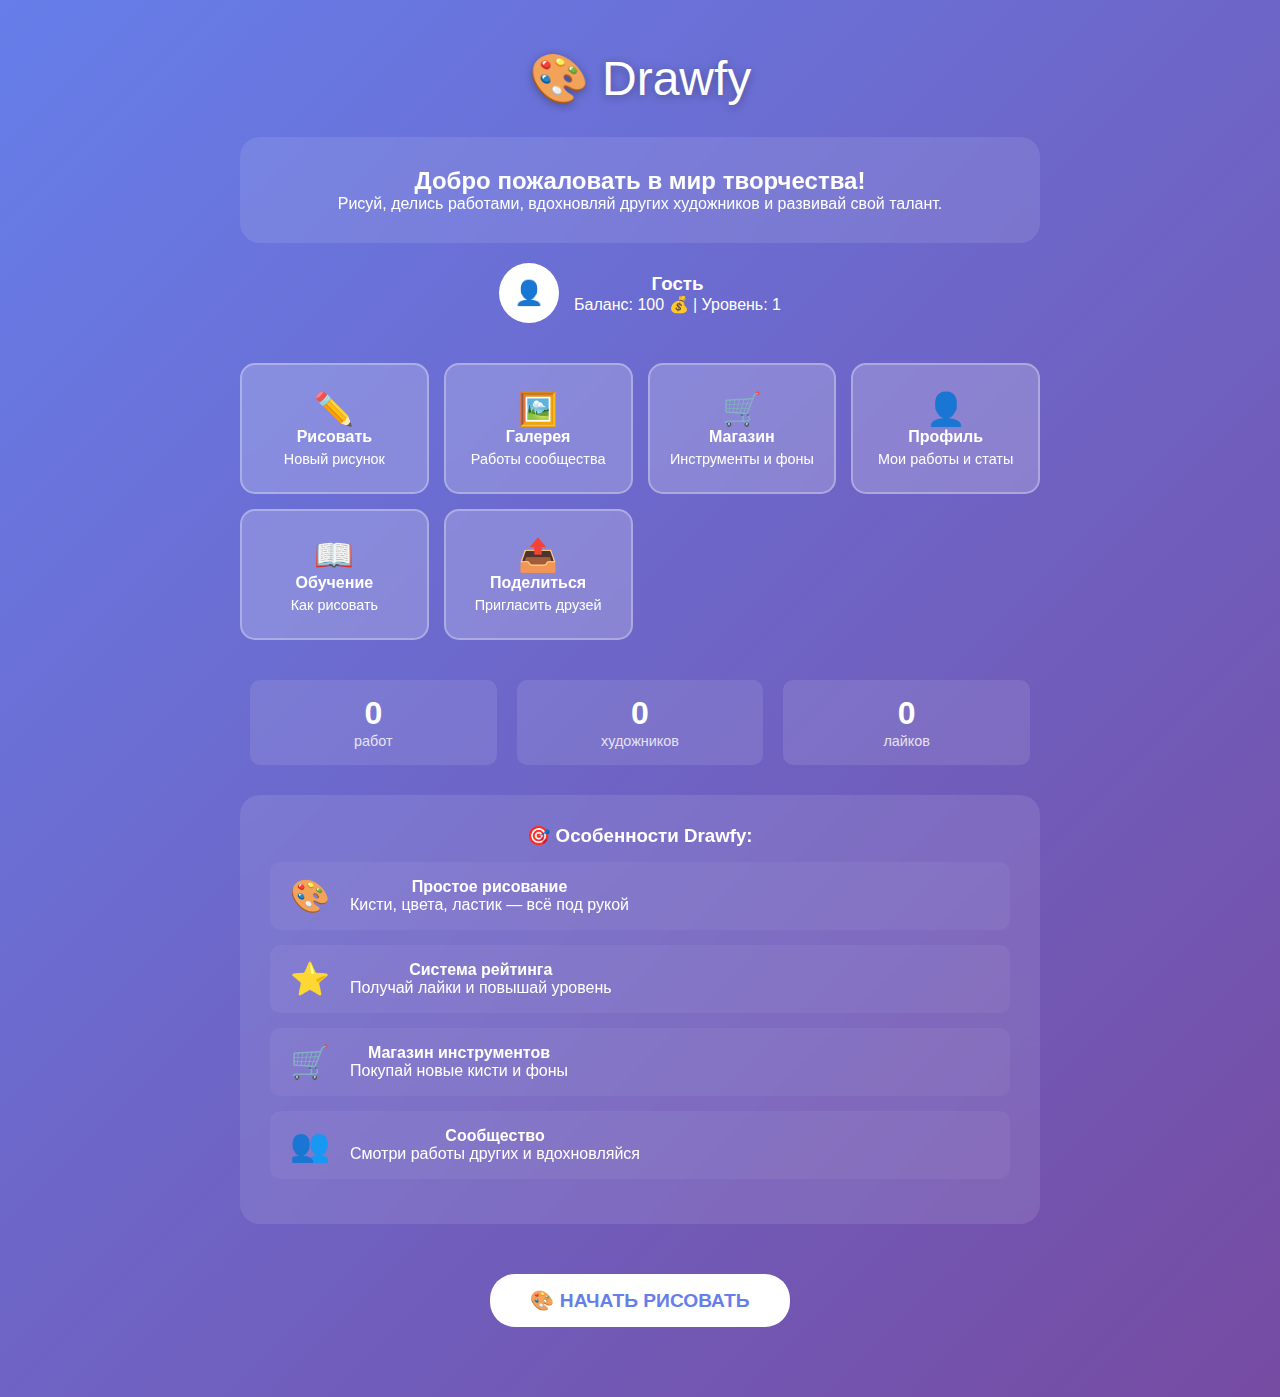
<file: DrawfyBot/templates/index.html>
<!DOCTYPE html>
<html lang="ru">
<head>
    <meta charset="UTF-8">
    <meta name="viewport" content="width=device-width, initial-scale=1.0">
    <title>🎨 Drawfy - Рисуй и делись</title>
    <script src="https://telegram.org/js/telegram-web-app.js"></script>
    <link rel="stylesheet" href="style_local.css">
    <style>
        /* Дополнительные стили для главной страницы */
        .welcome {
            background: rgba(255, 255, 255, 0.1);
            border-radius: 20px;
            padding: 30px;
            margin: 20px 0;
            backdrop-filter: blur(10px);
        }
        
        .feature {
            display: flex;
            align-items: center;
            gap: 15px;
            margin: 15px 0;
            padding: 15px;
            background: rgba(255, 255, 255, 0.05);
            border-radius: 10px;
        }
        
        .feature-icon {
            font-size: 2em;
            min-width: 50px;
            text-align: center;
        }
        
        .quick-stats {
            display: flex;
            justify-content: space-around;
            margin: 30px 0;
            text-align: center;
        }
        
        .stat-item {
            background: rgba(255, 255, 255, 0.1);
            padding: 15px;
            border-radius: 10px;
            flex: 1;
            margin: 0 10px;
        }
        
        .stat-number {
            font-size: 2em;
            font-weight: bold;
            display: block;
        }
        
        .stat-label {
            font-size: 0.9em;
            opacity: 0.8;
        }
    </style>
</head>
<body>
    <div class="container">
        <!-- Логотип и приветствие -->
        <div class="logo">🎨 Drawfy</div>
        <div class="welcome">
            <h2>Добро пожаловать в мир творчества!</h2>
            <p>Рисуй, делись работами, вдохновляй других художников и развивай свой талант.</p>
        </div>
        
        <!-- Информация о пользователе -->
        <div class="user-info" id="userInfo">
            <div class="avatar" id="userAvatar">👤</div>
            <div>
                <h3 id="userName">Гость</h3>
                <p id="userStats">Баланс: 100 💰 | Уровень: 1</p>
            </div>
        </div>
        
        <!-- Основное меню -->
        <div class="menu-grid">
            <a href="draw.html" class="menu-btn" onclick="trackClick('draw')">
                <span class="feature-icon">✏️</span>
                <div>
                    <strong>Рисовать</strong>
                    <p style="font-size: 0.9em; margin-top: 5px;">Новый рисунок</p>
                </div>
            </a>
            
            <a href="gallery.html" class="menu-btn" onclick="trackClick('gallery')">
                <span class="feature-icon">🖼️</span>
                <div>
                    <strong>Галерея</strong>
                    <p style="font-size: 0.9em; margin-top: 5px;">Работы сообщества</p>
                </div>
            </a>
            
            <a href="shop.html" class="menu-btn" onclick="trackClick('shop')">
                <span class="feature-icon">🛒</span>
                <div>
                    <strong>Магазин</strong>
                    <p style="font-size: 0.9em; margin-top: 5px;">Инструменты и фоны</p>
                </div>
            </a>
            
            <a href="profile.html" class="menu-btn" onclick="trackClick('profile')">
                <span class="feature-icon">👤</span>
                <div>
                    <strong>Профиль</strong>
                    <p style="font-size: 0.9em; margin-top: 5px;">Мои работы и статы</p>
                </div>
            </a>
            
            <div class="menu-btn" onclick="showTutorial()" style="cursor: pointer;">
                <span class="feature-icon">📖</span>
                <div>
                    <strong>Обучение</strong>
                    <p style="font-size: 0.9em; margin-top: 5px;">Как рисовать</p>
                </div>
            </div>
            
            <div class="menu-btn" onclick="shareApp()" style="cursor: pointer;">
                <span class="feature-icon">📤</span>
                <div>
                    <strong>Поделиться</strong>
                    <p style="font-size: 0.9em; margin-top: 5px;">Пригласить друзей</p>
                </div>
            </div>
        </div>
        
        <!-- Быстрая статистика -->
        <div class="quick-stats" id="communityStats">
            <div class="stat-item">
                <span class="stat-number">0</span>
                <span class="stat-label">работ</span>
            </div>
            <div class="stat-item">
                <span class="stat-number">0</span>
                <span class="stat-label">художников</span>
            </div>
            <div class="stat-item">
                <span class="stat-number">0</span>
                <span class="stat-label">лайков</span>
            </div>
        </div>
        
        <!-- Особенности -->
        <div class="welcome" style="margin-top: 30px;">
            <h3>🎯 Особенности Drawfy:</h3>
            
            <div class="feature">
                <div class="feature-icon">🎨</div>
                <div>
                    <strong>Простое рисование</strong>
                    <p>Кисти, цвета, ластик — всё под рукой</p>
                </div>
            </div>
            
            <div class="feature">
                <div class="feature-icon">⭐</div>
                <div>
                    <strong>Система рейтинга</strong>
                    <p>Получай лайки и повышай уровень</p>
                </div>
            </div>
            
            <div class="feature">
                <div class="feature-icon">🛒</div>
                <div>
                    <strong>Магазин инструментов</strong>
                    <p>Покупай новые кисти и фоны</p>
                </div>
            </div>
            
            <div class="feature">
                <div class="feature-icon">👥</div>
                <div>
                    <strong>Сообщество</strong>
                    <p>Смотри работы других и вдохновляйся</p>
                </div>
            </div>
        </div>
        
        <!-- Кнопка начала -->
        <div style="margin: 40px 0;">
            <a href="draw.html" class="btn" style="font-size: 1.2em; padding: 15px 40px;">
                🎨 НАЧАТЬ РИСОВАТЬ
            </a>
        </div>
    </div>

    <script>
        // Telegram Web App API
        const tg = window.Telegram.WebApp;
        
        // Инициализируем Telegram Web App
        function initTelegramApp() {
            if (typeof tg !== 'undefined' && tg.initDataUnsafe) {
                tg.expand();
                tg.ready();
                
                // Устанавливаем тему Telegram
                tg.setHeaderColor('#667eea');
                tg.setBackgroundColor('#667eea');
                
                // Получаем данные пользователя
                const user = tg.initDataUnsafe.user;
                if (user) {
                    document.getElementById('userName').textContent = 
                        user.first_name + (user.last_name ? ' ' + user.last_name : '');
                    
                    document.getElementById('userAvatar').textContent = 
                        user.first_name ? user.first_name[0].toUpperCase() : '👤';
                    
                    // Загружаем данные пользователя с сервера
                    loadUserData(user.id);
                }
                
                // Показываем кнопку "Назад" если нужно
                if (tg.BackButton) {
                    tg.BackButton.show();
                    tg.BackButton.onClick(() => {
                        window.history.back();
                    });
                }
            } else {
                console.log('Запущено не в Telegram');
                // Для тестирования вне Telegram
                document.getElementById('userName').textContent = 'Тестовый Пользователь';
                document.getElementById('userStats').textContent = 'Баланс: 1000 💰 | Уровень: 5';
            }
        }
        
        // Загружаем данные пользователя
        function loadUserData(userId) {
            fetch(`/api/get-user/${userId}`)
                .then(response => response.json())
                .then(data => {
                    if (data.balance !== undefined) {
                        document.getElementById('userStats').textContent = 
                            `Баланс: ${data.balance} 💰 | Уровень: ${data.level || 1}`;
                    }
                })
                .catch(error => {
                    console.log('Ошибка загрузки данных:', error);
                });
        }
        
        // Загружаем статистику сообщества
        function loadCommunityStats() {
            fetch('/api/get-drawings')
                .then(response => response.json())
                .then(data => {
                    const stats = document.getElementById('communityStats');
                    if (data.drawings && data.drawings.length > 0) {
                        const totalLikes = data.drawings.reduce((sum, drawing) => sum + (drawing.likes || 0), 0);
                        const totalDrawings = data.drawings.length;
                        
                        stats.innerHTML = `
                            <div class="stat-item">
                                <span class="stat-number">${totalDrawings}</span>
                                <span class="stat-label">работ</span>
                            </div>
                            <div class="stat-item">
                                <span class="stat-number">${Math.min(totalDrawings, 50)}</span>
                                <span class="stat-label">художников</span>
                            </div>
                            <div class="stat-item">
                                <span class="stat-number">${totalLikes}</span>
                                <span class="stat-label">лайков</span>
                            </div>
                        `;
                    }
                })
                .catch(error => {
                    console.log('Ошибка загрузки статистики:', error);
                });
        }
        
        // Отслеживание кликов
        function trackClick(action) {
            console.log(`Пользователь нажал: ${action}`);
            // Здесь можно отправить статистику на сервер
        }
        
        // Поделиться приложением
        function shareApp() {
            if (tg && tg.shareLink) {
                tg.shareLink(
                    'https://t.me/drawfybot',
                    '🎨 Drawfy - рисуй и делись!',
                    'Присоединяйся к Drawfy! Рисуй, делись работами и вдохновляй других!'
                );
            } else {
                alert('Поделитесь ссылкой: https://t.me/drawfybot');
            }
        }
        
        // Показать обучение
        function showTutorial() {
            const message = `
🎨 *Как пользоваться Drawfy:*

1. *Рисование:* 
   - Выбери кисть и цвет
   - Рисуй пальцем или мышкой
   - Используй ластик для исправлений

2. *Сохранение:*
   - Нажми "Сохранить"
   - Придумай название
   - Работа появится в галерее

3. *Галерея:*
   - Смотри работы других
   - Ставь лайки
   - Комментируй

4. *Магазин:*
   - Зарабатывай лайками
   - Покупай новые инструменты
   - Открывай особые фоны

*Удачи в творчестве!* 🚀
            `;
            
            if (tg && tg.showAlert) {
                tg.showAlert(message);
            } else {
                alert(message);
            }
        }
        
        // Запускаем при загрузке страницы
        window.addEventListener('DOMContentLoaded', () => {
            initTelegramApp();
            loadCommunityStats();
            
            // Обновляем статистику каждые 30 секунд
            setInterval(loadCommunityStats, 30000);
        });
    </script>
</body>
</html>
</file>
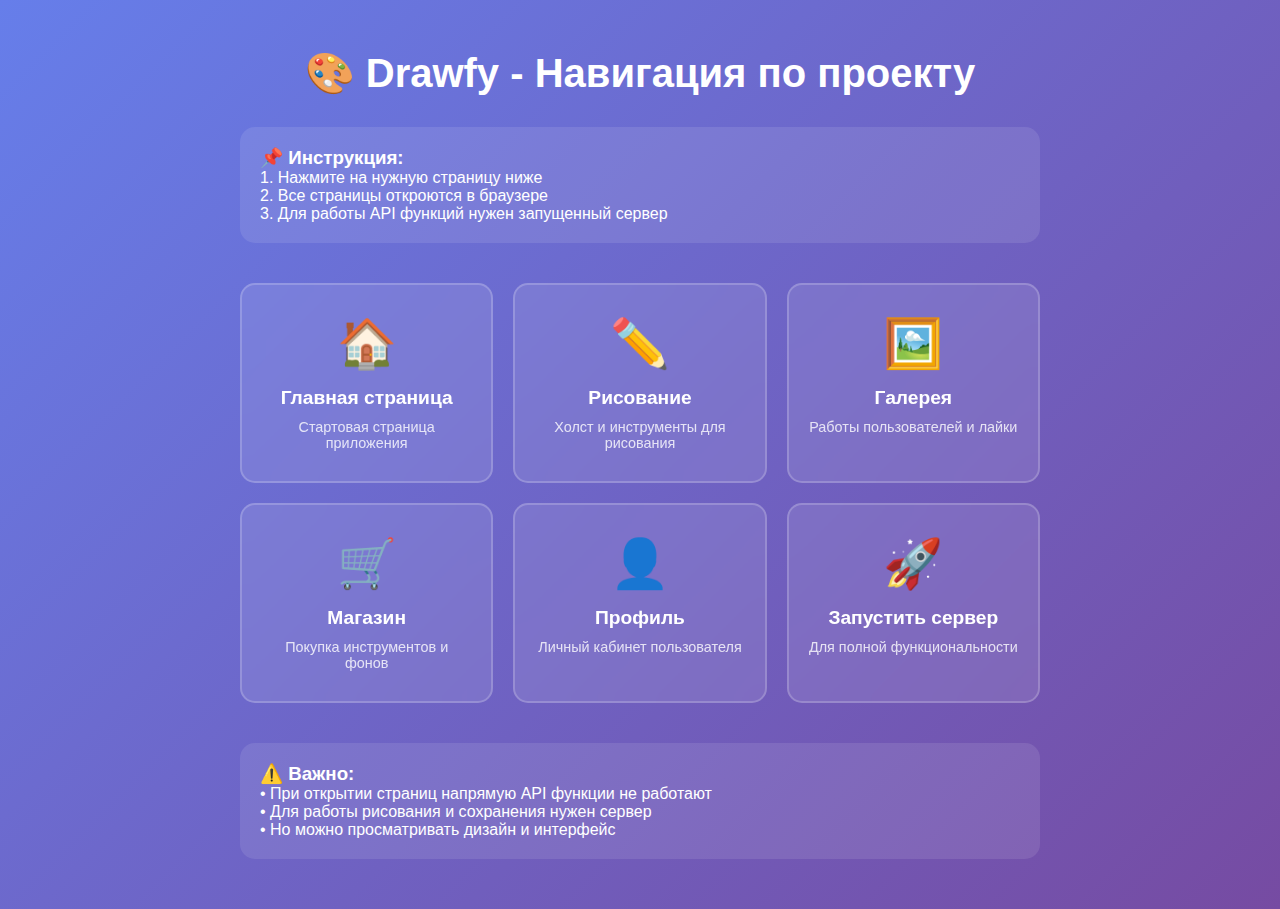
<file: DrawfyBot/menu.html>
<!DOCTYPE html>
<html>
<head>
    <title>Drawfy - Навигация</title>
    <style>
        * {
            margin: 0;
            padding: 0;
            box-sizing: border-box;
        }
        
        body {
            font-family: Arial, sans-serif;
            background: linear-gradient(135deg, #667eea 0%, #764ba2 100%);
            min-height: 100vh;
            padding: 20px;
            color: white;
        }
        
        .container {
            max-width: 800px;
            margin: 0 auto;
            text-align: center;
        }
        
        h1 {
            margin: 30px 0;
            font-size: 2.5em;
        }
        
        .menu-grid {
            display: grid;
            grid-template-columns: repeat(auto-fit, minmax(200px, 1fr));
            gap: 20px;
            margin: 40px 0;
        }
        
        .menu-card {
            background: rgba(255, 255, 255, 0.1);
            border: 2px solid rgba(255, 255, 255, 0.2);
            border-radius: 15px;
            padding: 30px 20px;
            text-decoration: none;
            color: white;
            transition: all 0.3s;
            backdrop-filter: blur(10px);
        }
        
        .menu-card:hover {
            background: rgba(255, 255, 255, 0.2);
            transform: translateY(-5px);
        }
        
        .menu-icon {
            font-size: 3em;
            margin-bottom: 15px;
        }
        
        .menu-title {
            font-size: 1.2em;
            font-weight: bold;
            margin-bottom: 10px;
        }
        
        .menu-desc {
            font-size: 0.9em;
            opacity: 0.8;
        }
        
        .info-box {
            background: rgba(255, 255, 255, 0.1);
            border-radius: 15px;
            padding: 20px;
            margin: 30px 0;
            text-align: left;
        }
    </style>
</head>
<body>
    <div class="container">
        <h1>🎨 Drawfy - Навигация по проекту</h1>
        
        <div class="info-box">
            <h3>📌 Инструкция:</h3>
            <p>1. Нажмите на нужную страницу ниже</p>
            <p>2. Все страницы откроются в браузере</p>
            <p>3. Для работы API функций нужен запущенный сервер</p>
        </div>
        
        <div class="menu-grid">
            <a href="templates/index.html" class="menu-card">
                <div class="menu-icon">🏠</div>
                <div class="menu-title">Главная страница</div>
                <div class="menu-desc">Стартовая страница приложения</div>
            </a>
            
            <a href="templates/draw.html" class="menu-card">
                <div class="menu-icon">✏️</div>
                <div class="menu-title">Рисование</div>
                <div class="menu-desc">Холст и инструменты для рисования</div>
            </a>
            
            <a href="templates/gallery.html" class="menu-card">
                <div class="menu-icon">🖼️</div>
                <div class="menu-title">Галерея</div>
                <div class="menu-desc">Работы пользователей и лайки</div>
            </a>
            
            <a href="templates/shop.html" class="menu-card">
                <div class="menu-icon">🛒</div>
                <div class="menu-title">Магазин</div>
                <div class="menu-desc">Покупка инструментов и фонов</div>
            </a>
            
            <a href="templates/profile.html" class="menu-card">
                <div class="menu-icon">👤</div>
                <div class="menu-title">Профиль</div>
                <div class="menu-desc">Личный кабинет пользователя</div>
            </a>
            
            <a href="#" class="menu-card" onclick="startServer()" style="cursor: pointer;">
                <div class="menu-icon">🚀</div>
                <div class="menu-title">Запустить сервер</div>
                <div class="menu-desc">Для полной функциональности</div>
            </a>
        </div>
        
        <div class="info-box">
            <h3>⚠️ Важно:</h3>
            <p>• При открытии страниц напрямую API функции не работают</p>
            <p>• Для работы рисования и сохранения нужен сервер</p>
            <p>• Но можно просматривать дизайн и интерфейс</p>
        </div>
    </div>
    
    <script>
        function startServer() {
            alert('Для запуска сервера:\n1. Открой папку C:\\DrawfyBot\n2. Запусти файл start_server.bat\n3. Открой http://localhost:8000');
        }
    </script>
</body>
</html>
</file>
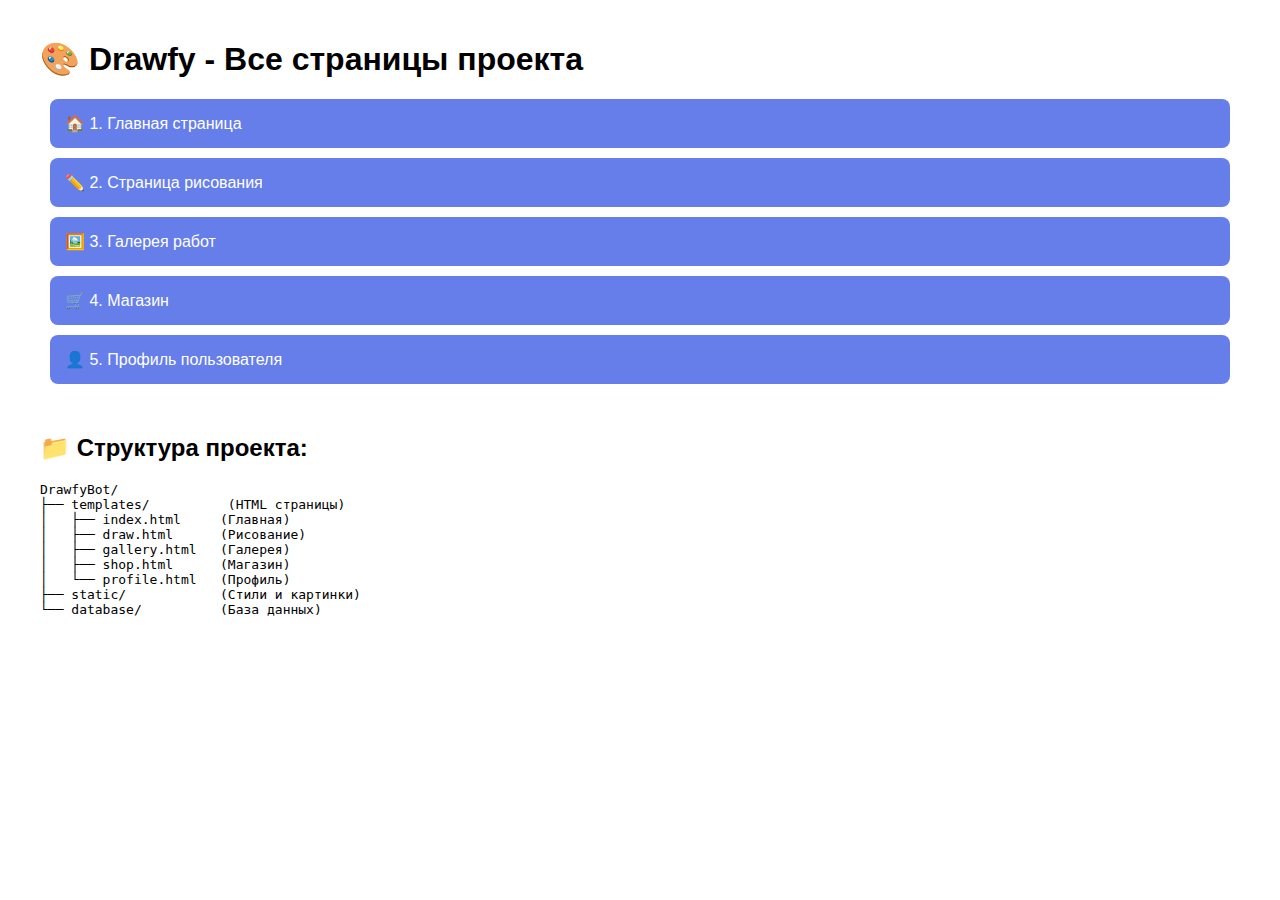
<file: DrawfyBot/preview.html>
<!DOCTYPE html>
<html>
<head>
    <title>Drawfy - Просмотр всех страниц</title>
    <style>
        body { font-family: Arial; margin: 40px; }
        .page-link { display: block; padding: 15px; margin: 10px; 
                    background: #667eea; color: white; 
                    text-decoration: none; border-radius: 8px; }
        .page-link:hover { background: #764ba2; }
    </style>
</head>
<body>
    <h1>🎨 Drawfy - Все страницы проекта</h1>
    
    <a class="page-link" href="templates/index.html">🏠 1. Главная страница</a>
    <a class="page-link" href="templates/draw.html">✏️ 2. Страница рисования</a>
    <a class="page-link" href="templates/gallery.html">🖼️ 3. Галерея работ</a>
    <a class="page-link" href="templates/shop.html">🛒 4. Магазин</a>
    <a class="page-link" href="templates/profile.html">👤 5. Профиль пользователя</a>
    
    <h2 style="margin-top: 50px;">📁 Структура проекта:</h2>
    <pre>
DrawfyBot/
├── templates/          (HTML страницы)
│   ├── index.html     (Главная)
│   ├── draw.html      (Рисование)
│   ├── gallery.html   (Галерея)
│   ├── shop.html      (Магазин)
│   └── profile.html   (Профиль)
├── static/            (Стили и картинки)
└── database/          (База данных)
    </pre>
</body>
</html>
</file>
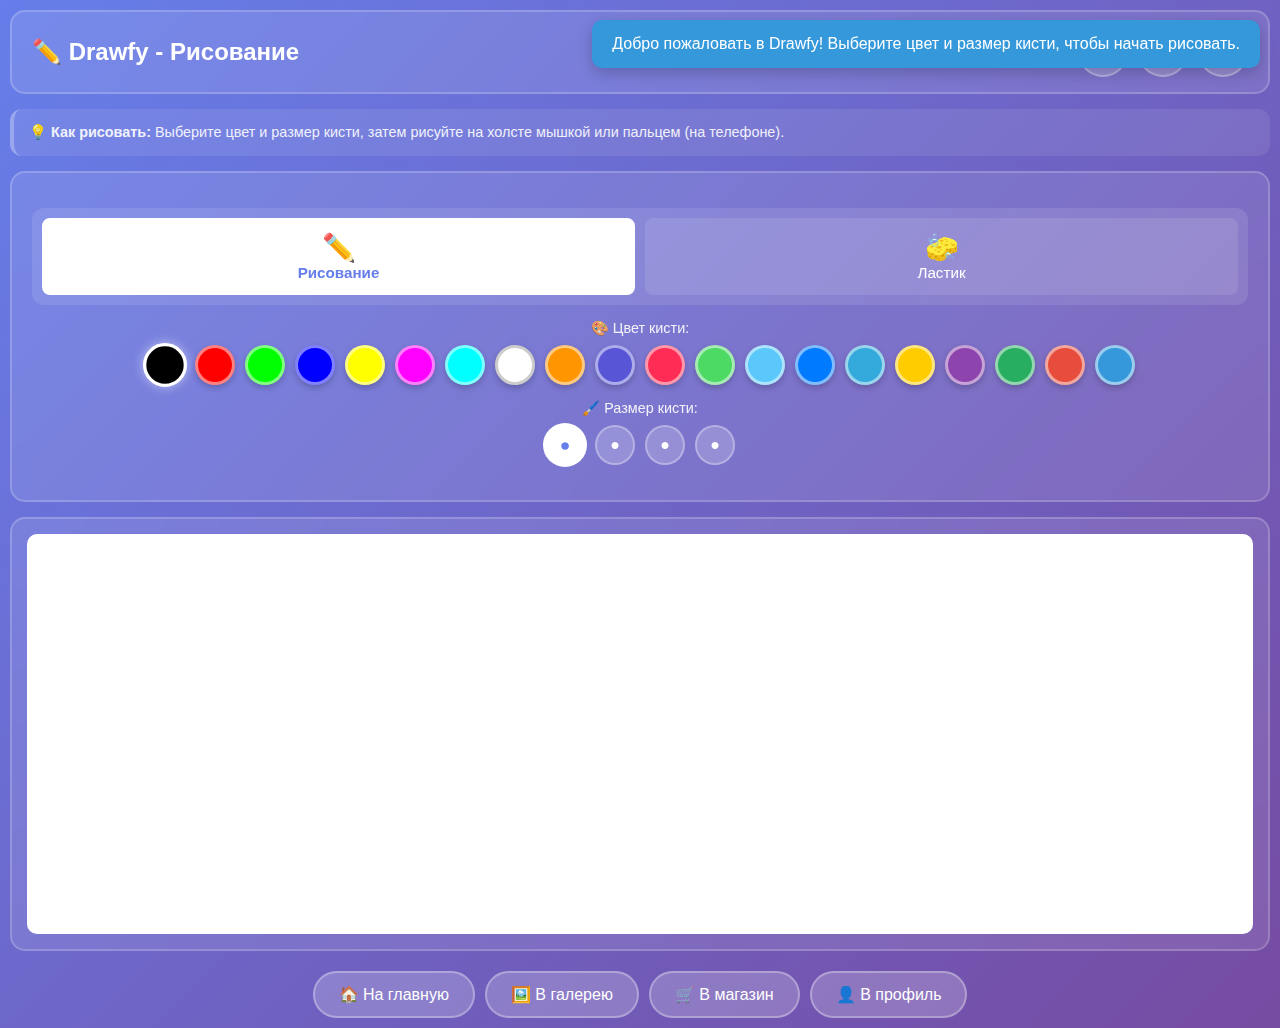
<file: DrawfyBot/templates/draw.html>
<!DOCTYPE html>
<html lang="ru">
<head>
    <meta charset="UTF-8">
    <meta name="viewport" content="width=device-width, initial-scale=1.0">
    <title>✏️ Drawfy - Рисование</title>
    <link rel="stylesheet" href="../static/css/style.css">
    <style>
        /* Стили для рисования */
        * {
            margin: 0;
            padding: 0;
            box-sizing: border-box;
            touch-action: manipulation;
        }
        
        body {
            font-family: -apple-system, BlinkMacSystemFont, 'Segoe UI', Roboto, sans-serif;
            background: linear-gradient(135deg, #667eea 0%, #764ba2 100%);
            padding: 10px;
            min-height: 100vh;
            color: white;
        }
        
        .header {
            display: flex;
            justify-content: space-between;
            align-items: center;
            background: rgba(255, 255, 255, 0.1);
            padding: 15px 20px;
            border-radius: 15px;
            margin-bottom: 15px;
            backdrop-filter: blur(10px);
            border: 2px solid rgba(255, 255, 255, 0.2);
        }
        
        .header-title {
            font-size: 1.5em;
            font-weight: bold;
        }
        
        .header-controls {
            display: flex;
            gap: 10px;
        }
        
        .control-btn {
            background: rgba(255, 255, 255, 0.2);
            color: white;
            border: 2px solid rgba(255, 255, 255, 0.3);
            width: 50px;
            height: 50px;
            border-radius: 50%;
            font-size: 1.3em;
            cursor: pointer;
            display: flex;
            align-items: center;
            justify-content: center;
            transition: all 0.3s;
        }
        
        .control-btn:hover {
            background: rgba(255, 255, 255, 0.3);
            transform: scale(1.1);
        }
        
        .control-btn.clear {
            color: #ff4757;
        }
        
        .control-btn.undo {
            color: #ffa502;
        }
        
        .control-btn.save {
            color: #2ed573;
        }
        
        .tools-panel {
            background: rgba(255, 255, 255, 0.1);
            padding: 20px;
            border-radius: 15px;
            margin-bottom: 15px;
            backdrop-filter: blur(10px);
            border: 2px solid rgba(255, 255, 255, 0.2);
        }
        
        .tools-row {
            display: flex;
            gap: 15px;
            margin-bottom: 15px;
            flex-wrap: wrap;
            justify-content: center;
            align-items: center;
        }
        
        .tool-group {
            display: flex;
            flex-direction: column;
            align-items: center;
            gap: 8px;
        }
        
        .tool-label {
            font-size: 0.9em;
            opacity: 0.9;
        }
        
        .color-palette {
            display: flex;
            gap: 10px;
            flex-wrap: wrap;
            justify-content: center;
        }
        
        .color-btn {
            width: 40px;
            height: 40px;
            border-radius: 50%;
            border: 3px solid rgba(255, 255, 255, 0.5);
            cursor: pointer;
            transition: all 0.2s;
            box-shadow: 0 3px 6px rgba(0,0,0,0.2);
        }
        
        .color-btn:hover {
            transform: scale(1.1);
        }
        
        .color-btn.active {
            border-color: white;
            transform: scale(1.1);
            box-shadow: 0 0 10px rgba(255,255,255,0.5);
        }
        
        .brush-sizes {
            display: flex;
            gap: 10px;
            align-items: center;
        }
        
        .brush-btn {
            width: 40px;
            height: 40px;
            background: rgba(255, 255, 255, 0.2);
            border: 2px solid rgba(255, 255, 255, 0.3);
            border-radius: 50%;
            cursor: pointer;
            display: flex;
            align-items: center;
            justify-content: center;
            color: white;
            font-weight: bold;
            transition: all 0.2s;
        }
        
        .brush-btn.active {
            background: white;
            color: #667eea;
            transform: scale(1.1);
        }
        
        .brush-btn:hover:not(.active) {
            background: rgba(255, 255, 255, 0.3);
        }
        
        .canvas-container {
            background: rgba(255, 255, 255, 0.1);
            border-radius: 15px;
            padding: 15px;
            margin-bottom: 15px;
            backdrop-filter: blur(10px);
            border: 2px solid rgba(255, 255, 255, 0.2);
        }
        
        canvas {
            width: 100%;
            height: 400px;
            background: white;
            border: 3px solid rgba(255, 255, 255, 0.3);
            border-radius: 10px;
            display: block;
            cursor: crosshair;
            touch-action: none;
        }
        
        .save-panel {
            background: rgba(255, 255, 255, 0.1);
            padding: 25px;
            border-radius: 15px;
            backdrop-filter: blur(10px);
            border: 2px solid rgba(255, 255, 255, 0.2);
            display: none;
            margin-top: 15px;
        }
        
        .save-panel h3 {
            margin-bottom: 20px;
            text-align: center;
            font-size: 1.4em;
        }
        
        .input-group {
            margin-bottom: 20px;
        }
        
        .input-group label {
            display: block;
            margin-bottom: 8px;
            font-size: 0.95em;
            opacity: 0.9;
        }
        
        input, textarea {
            width: 100%;
            padding: 14px;
            background: rgba(255, 255, 255, 0.9);
            border: 2px solid rgba(255, 255, 255, 0.3);
            border-radius: 10px;
            font-size: 16px;
            font-family: inherit;
            transition: all 0.3s;
            color: #333;
        }
        
        input:focus, textarea:focus {
            outline: none;
            border-color: white;
            background: white;
            box-shadow: 0 0 10px rgba(255,255,255,0.3);
        }
        
        .button-group {
            display: flex;
            gap: 15px;
        }
        
        .btn {
            flex: 1;
            padding: 15px;
            border: none;
            border-radius: 12px;
            font-size: 16px;
            font-weight: 600;
            cursor: pointer;
            transition: all 0.3s;
            text-align: center;
        }
        
        .btn-primary {
            background: rgba(255, 255, 255, 0.2);
            color: white;
            border: 2px solid rgba(255, 255, 255, 0.3);
        }
        
        .btn-primary:hover {
            background: rgba(255, 255, 255, 0.3);
            transform: translateY(-2px);
        }
        
        .btn-secondary {
            background: rgba(255, 255, 255, 0.1);
            color: white;
            border: 2px solid rgba(255, 255, 255, 0.2);
        }
        
        .btn-secondary:hover {
            background: rgba(255, 255, 255, 0.2);
        }
        
        .btn-success {
            background: rgba(46, 213, 115, 0.8);
            color: white;
            border: 2px solid rgba(46, 213, 115, 0.9);
        }
        
        .btn-success:hover {
            background: rgba(46, 213, 115, 1);
            transform: translateY(-2px);
        }
        
        .mode-selector {
            display: flex;
            gap: 10px;
            background: rgba(255, 255, 255, 0.1);
            padding: 10px;
            border-radius: 12px;
            margin: 15px 0;
            justify-content: center;
        }
        
        .mode-btn {
            flex: 1;
            padding: 12px;
            text-align: center;
            border-radius: 8px;
            cursor: pointer;
            font-size: 0.95em;
            transition: all 0.2s;
            background: rgba(255, 255, 255, 0.1);
            border: 2px solid transparent;
        }
        
        .mode-btn.active {
            background: white;
            color: #667eea;
            font-weight: bold;
            border-color: white;
        }
        
        .mode-btn:hover:not(.active) {
            background: rgba(255, 255, 255, 0.2);
        }
        
        /* Навигация */
        .nav-buttons {
            display: flex;
            gap: 10px;
            margin-top: 20px;
            justify-content: center;
        }
        
        .nav-btn {
            padding: 12px 24px;
            background: rgba(255, 255, 255, 0.2);
            border: 2px solid rgba(255, 255, 255, 0.3);
            border-radius: 25px;
            color: white;
            text-decoration: none;
            font-weight: 500;
            transition: all 0.3s;
            text-align: center;
        }
        
        .nav-btn:hover {
            background: rgba(255, 255, 255, 0.3);
            transform: translateY(-2px);
        }
        
        /* Адаптивность */
        @media (max-width: 768px) {
            .color-btn {
                width: 35px;
                height: 35px;
            }
            
            .brush-btn {
                width: 35px;
                height: 35px;
            }
            
            canvas {
                height: 350px;
            }
            
            .button-group {
                flex-direction: column;
            }
            
            .control-btn {
                width: 45px;
                height: 45px;
            }
        }
        
        @media (max-width: 480px) {
            canvas {
                height: 300px;
            }
            
            .tools-row {
                flex-direction: column;
                align-items: stretch;
            }
            
            .color-palette {
                justify-content: center;
            }
        }
        
        /* Иконки */
        .icon-large {
            font-size: 1.8em;
        }
        
        .instructions {
            background: rgba(255, 255, 255, 0.1);
            border-radius: 12px;
            padding: 15px;
            margin: 15px 0;
            font-size: 0.9em;
            opacity: 0.9;
            border-left: 4px solid rgba(255, 255, 255, 0.3);
        }
    </style>
</head>
<body>
    <!-- Шапка -->
    <div class="header">
        <div class="header-title">✏️ Drawfy - Рисование</div>
        <div class="header-controls">
            <button class="control-btn undo" onclick="undo()" title="Отменить (Ctrl+Z)">↩️</button>
            <button class="control-btn clear" onclick="clearCanvas()" title="Очистить холст">🗑️</button>
            <button class="control-btn save" onclick="showSavePanel()" title="Сохранить работу">💾</button>
        </div>
    </div>
    
    <!-- Инструкция -->
    <div class="instructions">
        <strong>💡 Как рисовать:</strong> Выберите цвет и размер кисти, затем рисуйте на холсте мышкой или пальцем (на телефоне).
    </div>
    
    <!-- Панель инструментов -->
    <div class="tools-panel">
        <!-- Режимы рисования -->
        <div class="mode-selector">
            <div class="mode-btn active" id="drawMode" onclick="setMode('draw')">
                <div class="icon-large">✏️</div>
                <div>Рисование</div>
            </div>
            <div class="mode-btn" id="eraseMode" onclick="setMode('erase')">
                <div class="icon-large">🧽</div>
                <div>Ластик</div>
            </div>
        </div>
        
        <!-- Цвета -->
        <div class="tools-row">
            <div class="tool-group">
                <div class="tool-label">🎨 Цвет кисти:</div>
                <div class="color-palette" id="colorPalette">
                    <!-- Цвета будут добавлены через JavaScript -->
                </div>
            </div>
        </div>
        
        <!-- Кисти -->
        <div class="tools-row">
            <div class="tool-group">
                <div class="tool-label">🖌️ Размер кисти:</div>
                <div class="brush-sizes">
                    <div class="brush-btn active" data-size="3" onclick="setBrushSize(3)" title="Тонкая кисть">●</div>
                    <div class="brush-btn" data-size="7" onclick="setBrushSize(7)" title="Средняя кисть">●</div>
                    <div class="brush-btn" data-size="12" onclick="setBrushSize(12)" title="Толстая кисть">●</div>
                    <div class="brush-btn" data-size="20" onclick="setBrushSize(20)" title="Очень толстая кисть">●</div>
                </div>
            </div>
        </div>
    </div>
    
    <!-- Холст -->
    <div class="canvas-container">
        <canvas id="drawingCanvas"></canvas>
    </div>
    
    <!-- Панель сохранения -->
    <div class="save-panel" id="savePanel">
        <h3>💾 Сохранить работу</h3>
        
        <div class="input-group">
            <label for="drawingTitle">Название работы:</label>
            <input type="text" id="drawingTitle" placeholder="Моя картина" maxlength="50">
        </div>
        
        <div class="input-group">
            <label for="drawingDesc">Описание (необязательно):</label>
            <textarea id="drawingDesc" placeholder="Расскажите о своей работе..." rows="3" maxlength="200"></textarea>
        </div>
        
        <div class="button-group">
            <button class="btn btn-secondary" onclick="hideSavePanel()">Отмена</button>
            <button class="btn btn-success" onclick="saveDrawing()">Сохранить в галерею</button>
        </div>
    </div>
    
    <!-- Навигация -->
    <div class="nav-buttons">
        <a href="index.html" class="nav-btn">🏠 На главную</a>
        <a href="gallery.html" class="nav-btn">🖼️ В галерею</a>
        <a href="shop.html" class="nav-btn">🛒 В магазин</a>
        <a href="profile.html" class="nav-btn">👤 В профиль</a>
    </div>

    <script>
        // ==================== ПЕРЕМЕННЫЕ ====================
        const canvas = document.getElementById('drawingCanvas');
        const ctx = canvas.getContext('2d');
        
        // Настройки холста
        canvas.width = canvas.offsetWidth;
        canvas.height = 400;
        
        // Очищаем холст белым цветом
        ctx.fillStyle = '#ffffff';
        ctx.fillRect(0, 0, canvas.width, canvas.height);
        
        // Переменные для рисования
        let isDrawing = false;
        let lastX = 0;
        let lastY = 0;
        let currentColor = '#000000';
        let currentBrushSize = 7;
        let currentMode = 'draw'; // 'draw', 'erase'
        let drawingHistory = [];
        let historyIndex = -1;
        
        // Цветовая палитра
        const colors = [
            '#000000', '#ff0000', '#00ff00', '#0000ff',
            '#ffff00', '#ff00ff', '#00ffff', '#ffffff',
            '#ff9500', '#5856d6', '#ff2d55', '#4cd964',
            '#5ac8fa', '#007aff', '#34aadc', '#ffcc00',
            '#8e44ad', '#27ae60', '#e74c3c', '#3498db'
        ];
        
        // ==================== ИНИЦИАЛИЗАЦИЯ ====================
        
        // Инициализируем цветовую палитру
        function initColorPalette() {
            const palette = document.getElementById('colorPalette');
            palette.innerHTML = '';
            
            colors.forEach(color => {
                const colorBtn = document.createElement('div');
                colorBtn.className = 'color-btn';
                colorBtn.style.backgroundColor = color;
                
                if (color === '#ffffff') {
                    colorBtn.style.border = '3px solid #cccccc';
                }
                
                if (color === currentColor) {
                    colorBtn.classList.add('active');
                }
                
                colorBtn.title = color;
                colorBtn.onclick = () => {
                    setColor(color);
                    setMode('draw');
                };
                palette.appendChild(colorBtn);
            });
        }
        
        // Сохраняем состояние в историю
        function saveState() {
            // Сохраняем только последние 20 состояний
            drawingHistory = drawingHistory.slice(0, historyIndex + 1);
            drawingHistory.push(canvas.toDataURL());
            historyIndex++;
            
            if (drawingHistory.length > 20) {
                drawingHistory.shift();
                historyIndex--;
            }
        }
        
        // ==================== ФУНКЦИИ РИСОВАНИЯ ====================
        
        function startDrawing(e) {
            isDrawing = true;
            [lastX, lastY] = [e.offsetX, e.offsetY];
            draw(e); // Начинаем рисовать сразу для точек
        }
        
        function draw(e) {
            if (!isDrawing) return;
            
            ctx.beginPath();
            ctx.moveTo(lastX, lastY);
            ctx.lineTo(e.offsetX, e.offsetY);
            
            if (currentMode === 'erase') {
                ctx.strokeStyle = '#ffffff'; // Ластик = белый цвет
                ctx.lineWidth = currentBrushSize * 1.5; // Ластик немного больше
            } else {
                ctx.strokeStyle = currentColor;
                ctx.lineWidth = currentBrushSize;
            }
            
            ctx.lineCap = 'round';
            ctx.lineJoin = 'round';
            ctx.stroke();
            
            [lastX, lastY] = [e.offsetX, e.offsetY];
        }
        
        function stopDrawing() {
            if (isDrawing) {
                saveState();
            }
            isDrawing = false;
        }
        
        // ==================== ИНСТРУМЕНТЫ ====================
        
        function setColor(color) {
            currentColor = color;
            
            // Обновляем активные кнопки
            document.querySelectorAll('.color-btn').forEach(btn => {
                btn.classList.remove('active');
                if (btn.style.backgroundColor === color || 
                   (color === '#ffffff' && btn.style.backgroundColor === 'rgb(255, 255, 255)')) {
                    btn.classList.add('active');
                }
            });
            
            // Переключаемся в режим рисования
            setMode('draw');
        }
        
        function setBrushSize(size) {
            currentBrushSize = size;
            
            // Обновляем активные кнопки
            document.querySelectorAll('.brush-btn').forEach(btn => {
                btn.classList.remove('active');
                if (parseInt(btn.getAttribute('data-size')) === size) {
                    btn.classList.add('active');
                }
            });
        }
        
        function setMode(mode) {
            currentMode = mode;
            
            // Обновляем активные кнопки
            document.getElementById('drawMode').classList.toggle('active', mode === 'draw');
            document.getElementById('eraseMode').classList.toggle('active', mode === 'erase');
            
            // Меняем курсор
            canvas.style.cursor = mode === 'erase' ? 'cell' : 'crosshair';
        }
        
        function clearCanvas() {
            if (confirm('Очистить весь холст? Весь рисунок будет удален.')) {
                ctx.fillStyle = '#ffffff';
                ctx.fillRect(0, 0, canvas.width, canvas.height);
                saveState();
                showMessage('Холст очищен!', 'info');
            }
        }
        
        function undo() {
            if (historyIndex > 0) {
                historyIndex--;
                const img = new Image();
                img.onload = function() {
                    ctx.clearRect(0, 0, canvas.width, canvas.height);
                    ctx.drawImage(img, 0, 0);
                };
                img.src = drawingHistory[historyIndex];
                showMessage('Отменено последнее действие', 'info');
            } else if (historyIndex === 0) {
                // Если это первое состояние, очищаем холст
                ctx.fillStyle = '#ffffff';
                ctx.fillRect(0, 0, canvas.width, canvas.height);
                historyIndex = -1;
                drawingHistory = [];
                showMessage('Отменено всё', 'info');
            } else {
                showMessage('Нечего отменять', 'warning');
            }
        }
        
        // ==================== СОХРАНЕНИЕ ====================
        
        function showSavePanel() {
            document.getElementById('savePanel').style.display = 'block';
            document.getElementById('drawingTitle').focus();
        }
        
        function hideSavePanel() {
            document.getElementById('savePanel').style.display = 'none';
        }
        
        function saveDrawing() {
            const title = document.getElementById('drawingTitle').value.trim();
            const description = document.getElementById('drawingDesc').value.trim();
            
            if (!title) {
                showMessage('Пожалуйста, введите название работы', 'error');
                document.getElementById('drawingTitle').focus();
                return;
            }
            
            // Создаем изображение из canvas
            const imageData = canvas.toDataURL('image/png');
            
            // Показываем сообщение об успехе
            showMessage(`🎉 Работа "${title}" сохранена!`, 'success');
            
            // Сбрасываем форму
            document.getElementById('drawingTitle').value = '';
            document.getElementById('drawingDesc').value = '';
            
            // Скрываем панель
            hideSavePanel();
            
            // Предлагаем перейти в галерею
            setTimeout(() => {
                if (confirm('Хотите перейти в галерею, чтобы посмотреть вашу работу?')) {
                    window.location.href = 'gallery.html';
                }
            }, 1000);
        }
        
        // ==================== УТИЛИТЫ ====================
        
        function showMessage(text, type = 'info') {
            const colors = {
                'success': '#2ed573',
                'error': '#ff4757', 
                'warning': '#ffa502',
                'info': '#3498db'
            };
            
            // Создаем временное сообщение
            const message = document.createElement('div');
            message.textContent = text;
            message.style.cssText = `
                position: fixed;
                top: 20px;
                right: 20px;
                background: ${colors[type] || colors.info};
                color: white;
                padding: 15px 20px;
                border-radius: 10px;
                z-index: 1000;
                box-shadow: 0 5px 15px rgba(0,0,0,0.2);
                animation: slideIn 0.3s ease;
            `;
            
            document.body.appendChild(message);
            
            // Удаляем через 3 секунды
            setTimeout(() => {
                message.style.animation = 'slideOut 0.3s ease';
                setTimeout(() => {
                    document.body.removeChild(message);
                }, 300);
            }, 3000);
        }
        
        // Добавляем анимации
        const style = document.createElement('style');
        style.textContent = `
            @keyframes slideIn {
                from { transform: translateX(100%); opacity: 0; }
                to { transform: translateX(0); opacity: 1; }
            }
            @keyframes slideOut {
                from { transform: translateX(0); opacity: 1; }
                to { transform: translateX(100%); opacity: 0; }
            }
        `;
        document.head.appendChild(style);
        
        // ==================== СОБЫТИЯ ====================
        
        // События мыши
        canvas.addEventListener('mousedown', startDrawing);
        canvas.addEventListener('mousemove', draw);
        canvas.addEventListener('mouseup', stopDrawing);
        canvas.addEventListener('mouseout', stopDrawing);
        
        // События касания (для мобильных)
        canvas.addEventListener('touchstart', (e) => {
            e.preventDefault();
            const touch = e.touches[0];
            const rect = canvas.getBoundingClientRect();
            startDrawing({
                offsetX: touch.clientX - rect.left,
                offsetY: touch.clientY - rect.top
            });
        });
        
        canvas.addEventListener('touchmove', (e) => {
            e.preventDefault();
            const touch = e.touches[0];
            const rect = canvas.getBoundingClientRect();
            draw({
                offsetX: touch.clientX - rect.left,
                offsetY: touch.clientY - rect.top
            });
        });
        
        canvas.addEventListener('touchend', stopDrawing);
        
        // Горячие клавиши
        document.addEventListener('keydown', (e) => {
            if (e.ctrlKey && e.key === 'z') {
                e.preventDefault();
                undo();
            }
            if (e.key === 'Delete' || e.key === 'Escape') {
                clearCanvas();
            }
            if (e.key === 's' && (e.ctrlKey || e.metaKey)) {
                e.preventDefault();
                showSavePanel();
            }
        });
        
        // Сохраняем начальное состояние
        saveState();
        
        // ==================== ЗАПУСК ====================
        
        // Инициализируем при загрузке
        window.addEventListener('DOMContentLoaded', () => {
            initColorPalette();
            showMessage('Добро пожаловать в Drawfy! Выберите цвет и размер кисти, чтобы начать рисовать.', 'info');
            
            // Адаптируем размер холста при изменении размера окна
            window.addEventListener('resize', () => {
                const tempImage = new Image();
                tempImage.src = canvas.toDataURL();
                tempImage.onload = () => {
                    canvas.width = canvas.offsetWidth;
                    ctx.drawImage(tempImage, 0, 0, canvas.width, canvas.height);
                };
            });
        });
    </script>
</body>
</html>
</file>
<file: DrawfyBot/templates/style_local.css>
/* static/css/style.css */

* {
    margin: 0;
    padding: 0;
    box-sizing: border-box;
}

body {
    font-family: -apple-system, BlinkMacSystemFont, 'Segoe UI', Roboto, sans-serif;
    background: linear-gradient(135deg, #667eea 0%, #764ba2 100%);
    color: white;
    min-height: 100vh;
    padding: 20px;
}

.container {
    max-width: 800px;
    margin: 0 auto;
    text-align: center;
}

.logo {
    font-size: 3em;
    margin: 30px 0;
    text-shadow: 0 2px 10px rgba(0,0,0,0.3);
}

.menu-grid {
    display: grid;
    grid-template-columns: repeat(auto-fit, minmax(150px, 1fr));
    gap: 15px;
    margin: 40px 0;
}

.menu-btn {
    background: rgba(255, 255, 255, 0.2);
    border: 2px solid rgba(255, 255, 255, 0.3);
    border-radius: 15px;
    padding: 25px 15px;
    color: white;
    text-decoration: none;
    display: flex;
    flex-direction: column;
    align-items: center;
    transition: all 0.3s;
    backdrop-filter: blur(10px);
}

.menu-btn:hover {
    background: rgba(255, 255, 255, 0.3);
    transform: translateY(-5px);
}

.menu-btn i {
    font-size: 2em;
    margin-bottom: 10px;
}

.btn {
    background: white;
    color: #667eea;
    border: none;
    padding: 12px 24px;
    border-radius: 25px;
    font-size: 16px;
    font-weight: 600;
    cursor: pointer;
    text-decoration: none;
    display: inline-block;
    margin: 10px;
    transition: all 0.3s;
}

.btn:hover {
    transform: scale(1.05);
    box-shadow: 0 5px 15px rgba(0,0,0,0.2);
}

.stats {
    background: rgba(0, 0, 0, 0.2);
    border-radius: 15px;
    padding: 20px;
    margin: 30px 0;
}

.user-info {
    display: flex;
    align-items: center;
    justify-content: center;
    gap: 15px;
    margin: 20px 0;
}

.avatar {
    width: 60px;
    height: 60px;
    border-radius: 50%;
    background: white;
    display: flex;
    align-items: center;
    justify-content: center;
    font-size: 1.5em;
    color: #667eea;
    font-weight: bold;
}

/* Для мобильных */
@media (max-width: 600px) {
    .menu-grid {
        grid-template-columns: repeat(2, 1fr);
    }
    
    .logo {
        font-size: 2em;
    }
}
</file>
<file: DrawfyBot/static/css/style.css>
/* static/css/style.css */

* {
    margin: 0;
    padding: 0;
    box-sizing: border-box;
}

body {
    font-family: -apple-system, BlinkMacSystemFont, 'Segoe UI', Roboto, sans-serif;
    background: linear-gradient(135deg, #667eea 0%, #764ba2 100%);
    color: white;
    min-height: 100vh;
    padding: 20px;
}

.container {
    max-width: 800px;
    margin: 0 auto;
    text-align: center;
}

.logo {
    font-size: 3em;
    margin: 30px 0;
    text-shadow: 0 2px 10px rgba(0,0,0,0.3);
}

.menu-grid {
    display: grid;
    grid-template-columns: repeat(auto-fit, minmax(150px, 1fr));
    gap: 15px;
    margin: 40px 0;
}

.menu-btn {
    background: rgba(255, 255, 255, 0.2);
    border: 2px solid rgba(255, 255, 255, 0.3);
    border-radius: 15px;
    padding: 25px 15px;
    color: white;
    text-decoration: none;
    display: flex;
    flex-direction: column;
    align-items: center;
    transition: all 0.3s;
    backdrop-filter: blur(10px);
}

.menu-btn:hover {
    background: rgba(255, 255, 255, 0.3);
    transform: translateY(-5px);
}

.menu-btn i {
    font-size: 2em;
    margin-bottom: 10px;
}

.btn {
    background: white;
    color: #667eea;
    border: none;
    padding: 12px 24px;
    border-radius: 25px;
    font-size: 16px;
    font-weight: 600;
    cursor: pointer;
    text-decoration: none;
    display: inline-block;
    margin: 10px;
    transition: all 0.3s;
}

.btn:hover {
    transform: scale(1.05);
    box-shadow: 0 5px 15px rgba(0,0,0,0.2);
}

.stats {
    background: rgba(0, 0, 0, 0.2);
    border-radius: 15px;
    padding: 20px;
    margin: 30px 0;
}

.user-info {
    display: flex;
    align-items: center;
    justify-content: center;
    gap: 15px;
    margin: 20px 0;
}

.avatar {
    width: 60px;
    height: 60px;
    border-radius: 50%;
    background: white;
    display: flex;
    align-items: center;
    justify-content: center;
    font-size: 1.5em;
    color: #667eea;
    font-weight: bold;
}

/* Для мобильных */
@media (max-width: 600px) {
    .menu-grid {
        grid-template-columns: repeat(2, 1fr);
    }
    
    .logo {
        font-size: 2em;
    }
}
</file>
